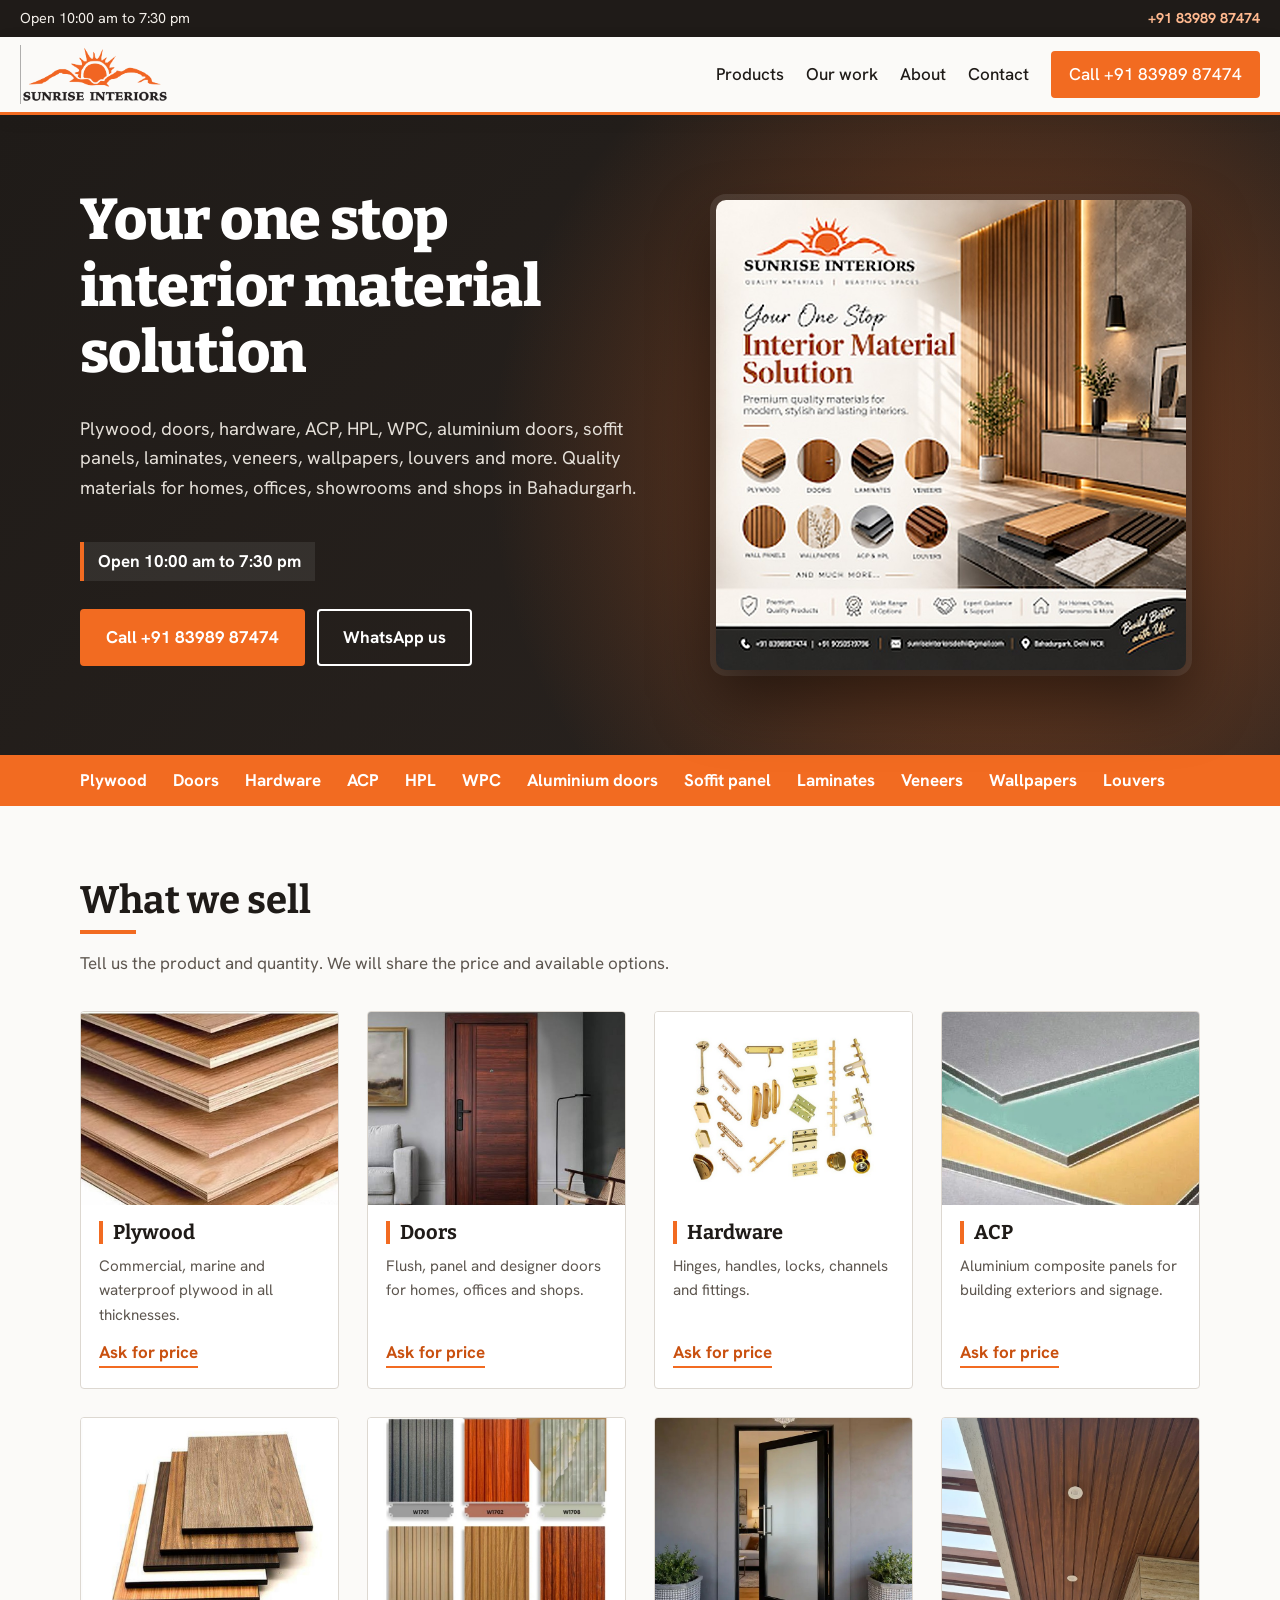
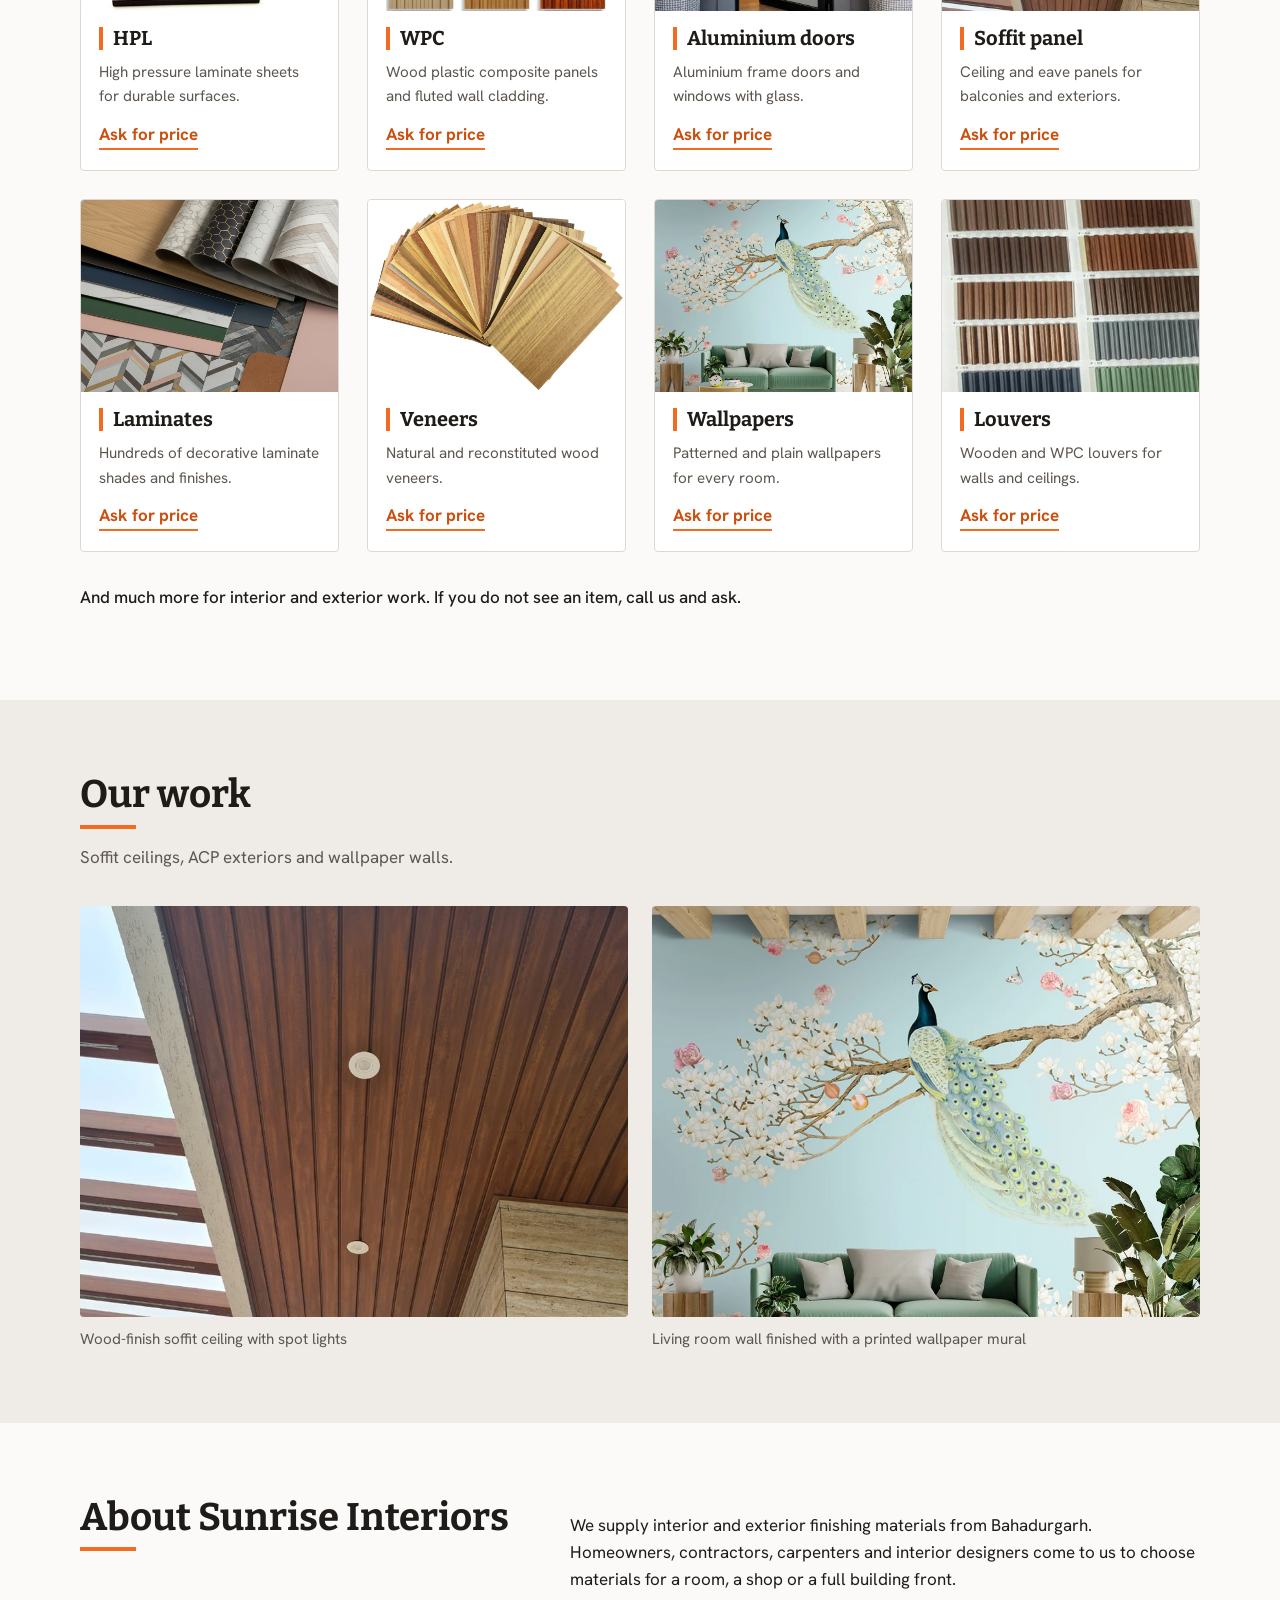
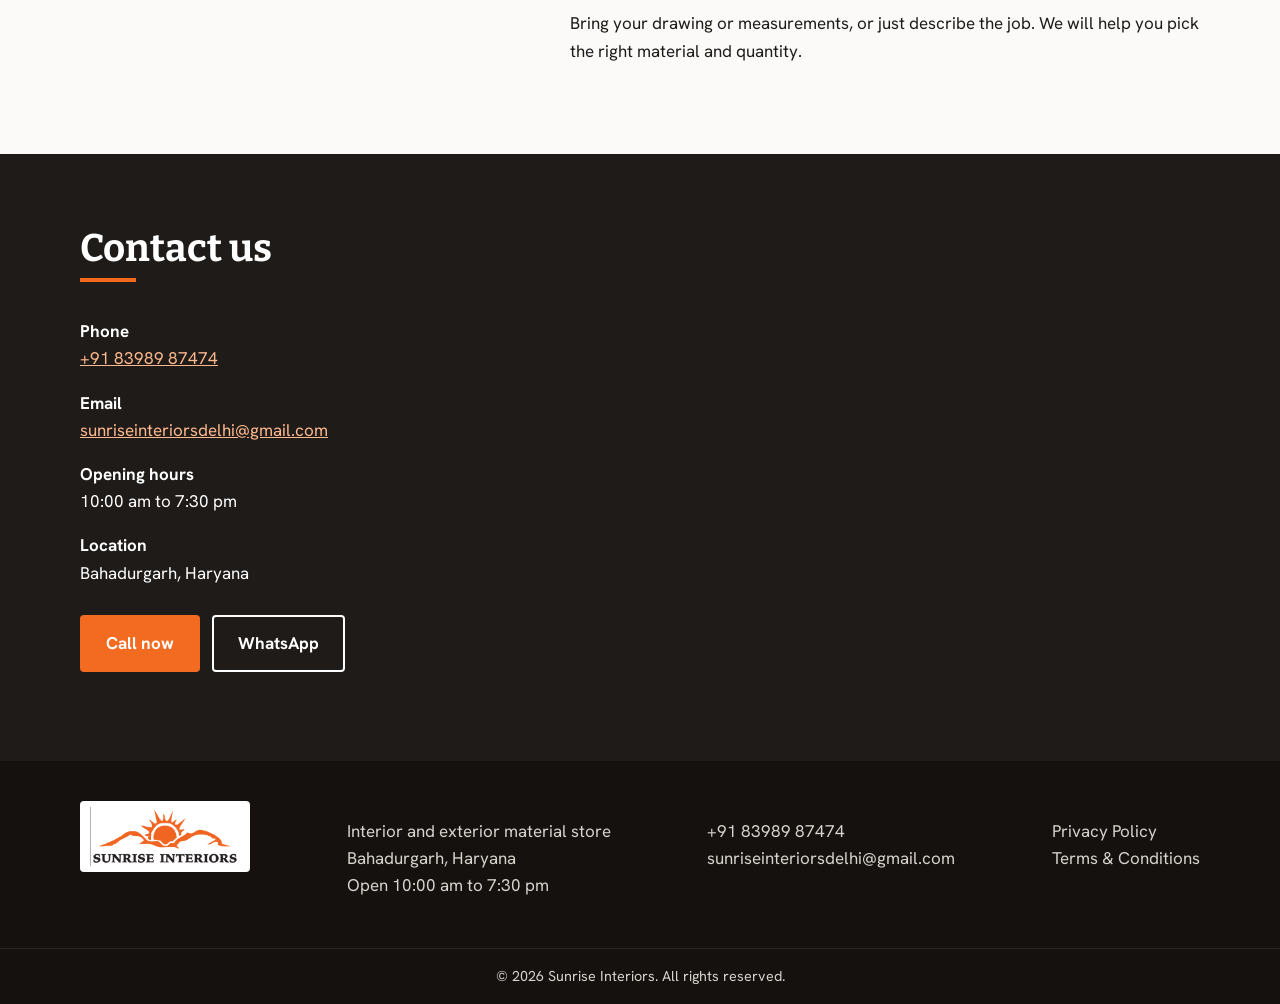
<file: index.html>
<!DOCTYPE html>
<html lang="en"><head><meta charset="utf-8"><meta name="viewport" content="width=device-width, initial-scale=1">
<title>Sunrise Interiors | Interior & Exterior Material Store, Bahadurgarh</title><meta name="description" content="Plywood, doors, hardware, ACP, HPL, WPC, aluminium doors, soffit panels, laminates, veneers, wallpapers and louvers in Bahadurgarh. Call +91 83989 87474.">
<meta property="og:title" content="Sunrise Interiors | Interior & Exterior Material Store, Bahadurgarh"><meta property="og:image" content="assets/hero-poster.jpg">
<link rel="icon" href="assets/logo.png">
<link rel="preconnect" href="https://fonts.googleapis.com"><link rel="preconnect" href="https://fonts.gstatic.com" crossorigin>
<link href="https://fonts.googleapis.com/css2?family=Bitter:wght@500;700;800&family=Hanken+Grotesk:wght@400;500;700&display=swap" rel="stylesheet">
<link rel="stylesheet" href="styles.css"></head><body class="">
<a class="skip" href="#main">Skip to content</a>
<div class="strip"><span>Open 10:00 am to 7:30 pm</span><a href="tel:+918398987474">+91 83989 87474</a></div>
<header class="top"><a class="brand" href="index.html"><img src="assets/logo.svg" alt="Sunrise Interiors" width="150" height="59"></a>
<button class="burger" aria-label="Menu" aria-expanded="false" onclick="var n=document.getElementById('nav');var o=n.classList.toggle('open');this.setAttribute('aria-expanded',o)">Menu</button>
<nav id="nav"><a href="index.html#products">Products</a><a href="index.html#work">Our work</a><a href="index.html#about">About</a><a href="index.html#contact">Contact</a><a class="btn sm" href="tel:+918398987474">Call +91 83989 87474</a></nav></header>
<main id="main"><section class="hero"><div class="wrap hero-in"><div><h1>Your one stop interior material solution</h1>
<p class="lead">Plywood, doors, hardware, ACP, HPL, WPC, aluminium doors, soffit panels, laminates, veneers, wallpapers, louvers and more. Quality materials for homes, offices, showrooms and shops in Bahadurgarh.</p>
<p class="open"><strong>Open 10:00 am to 7:30 pm</strong></p>
<p class="cta"><a class="btn" href="tel:+918398987474">Call +91 83989 87474</a><a class="btn ghost" href="https://wa.me/918398987474?text=Hello%20Sunrise%20Interiors%2C%20I%20need%20materials%20for%20my%20project.">WhatsApp us</a></p></div>
<img class="hero-img" src="assets/hero-poster.jpg" alt="Sunrise Interiors poster: your one stop interior material solution" width="915" height="915"></div></section>
<div class="chips"><div class="wrap"><a href="#products">Plywood</a><a href="#products">Doors</a><a href="#products">Hardware</a><a href="#products">ACP</a><a href="#products">HPL</a><a href="#products">WPC</a><a href="#products">Aluminium doors</a><a href="#products">Soffit panel</a><a href="#products">Laminates</a><a href="#products">Veneers</a><a href="#products">Wallpapers</a><a href="#products">Louvers</a></div></div>
<section id="products" class="wrap sec"><h2>What we sell</h2><p class="sub">Tell us the product and quantity. We will share the price and available options.</p><div class="grid"><article class="card"><img src="assets/plywood.jpg" alt="Plywood" loading="lazy" width="800" height="600"><div><h3>Plywood</h3><p>Commercial, marine and waterproof plywood in all thicknesses.</p><a href="https://wa.me/918398987474?text=Hello%20Sunrise%20Interiors%2C%20I%20want%20to%20enquire%20about%20Plywood.">Ask for price</a></div></article><article class="card"><img src="assets/doors.jpg" alt="Doors" loading="lazy" width="800" height="600"><div><h3>Doors</h3><p>Flush, panel and designer doors for homes, offices and shops.</p><a href="https://wa.me/918398987474?text=Hello%20Sunrise%20Interiors%2C%20I%20want%20to%20enquire%20about%20Doors.">Ask for price</a></div></article><article class="card"><img src="assets/hardware.jpg" alt="Hardware" loading="lazy" width="800" height="600"><div><h3>Hardware</h3><p>Hinges, handles, locks, channels and fittings.</p><a href="https://wa.me/918398987474?text=Hello%20Sunrise%20Interiors%2C%20I%20want%20to%20enquire%20about%20Hardware.">Ask for price</a></div></article><article class="card"><img src="assets/acp.jpg" alt="ACP" loading="lazy" width="800" height="600"><div><h3>ACP</h3><p>Aluminium composite panels for building exteriors and signage.</p><a href="https://wa.me/918398987474?text=Hello%20Sunrise%20Interiors%2C%20I%20want%20to%20enquire%20about%20ACP.">Ask for price</a></div></article><article class="card"><img src="assets/hpl.jpg" alt="HPL" loading="lazy" width="800" height="600"><div><h3>HPL</h3><p>High pressure laminate sheets for durable surfaces.</p><a href="https://wa.me/918398987474?text=Hello%20Sunrise%20Interiors%2C%20I%20want%20to%20enquire%20about%20HPL.">Ask for price</a></div></article><article class="card"><img src="assets/wpc.jpg" alt="WPC" loading="lazy" width="800" height="600"><div><h3>WPC</h3><p>Wood plastic composite panels and fluted wall cladding.</p><a href="https://wa.me/918398987474?text=Hello%20Sunrise%20Interiors%2C%20I%20want%20to%20enquire%20about%20WPC.">Ask for price</a></div></article><article class="card"><img src="assets/aluminium-doors.jpg" alt="Aluminium doors" loading="lazy" width="800" height="600"><div><h3>Aluminium doors</h3><p>Aluminium frame doors and windows with glass.</p><a href="https://wa.me/918398987474?text=Hello%20Sunrise%20Interiors%2C%20I%20want%20to%20enquire%20about%20Aluminium%20doors.">Ask for price</a></div></article><article class="card"><img src="assets/soffit-panel.jpg" alt="Soffit panel" loading="lazy" width="800" height="600"><div><h3>Soffit panel</h3><p>Ceiling and eave panels for balconies and exteriors.</p><a href="https://wa.me/918398987474?text=Hello%20Sunrise%20Interiors%2C%20I%20want%20to%20enquire%20about%20Soffit%20panel.">Ask for price</a></div></article><article class="card"><img src="assets/laminates.jpg" alt="Laminates" loading="lazy" width="800" height="600"><div><h3>Laminates</h3><p>Hundreds of decorative laminate shades and finishes.</p><a href="https://wa.me/918398987474?text=Hello%20Sunrise%20Interiors%2C%20I%20want%20to%20enquire%20about%20Laminates.">Ask for price</a></div></article><article class="card"><img src="assets/veneers.jpg" alt="Veneers" loading="lazy" width="800" height="600"><div><h3>Veneers</h3><p>Natural and reconstituted wood veneers.</p><a href="https://wa.me/918398987474?text=Hello%20Sunrise%20Interiors%2C%20I%20want%20to%20enquire%20about%20Veneers.">Ask for price</a></div></article><article class="card"><img src="assets/wallpapers.jpg" alt="Wallpapers" loading="lazy" width="800" height="600"><div><h3>Wallpapers</h3><p>Patterned and plain wallpapers for every room.</p><a href="https://wa.me/918398987474?text=Hello%20Sunrise%20Interiors%2C%20I%20want%20to%20enquire%20about%20Wallpapers.">Ask for price</a></div></article><article class="card"><img src="assets/louvers.jpg" alt="Louvers" loading="lazy" width="800" height="600"><div><h3>Louvers</h3><p>Wooden and WPC louvers for walls and ceilings.</p><a href="https://wa.me/918398987474?text=Hello%20Sunrise%20Interiors%2C%20I%20want%20to%20enquire%20about%20Louvers.">Ask for price</a></div></article></div><p class="note">And much more for interior and exterior work. If you do not see an item, call us and ask.</p></section>
<section id="work" class="band"><div class="wrap sec"><h2>Our work</h2><p class="sub">Soffit ceilings, ACP exteriors and wallpaper walls.</p><div class="works"><figure><img src="assets/work-soffit.jpg" alt="Wood-finish soffit ceiling with spot lights" loading="lazy" width="800" height="600"><figcaption>Wood-finish soffit ceiling with spot lights</figcaption></figure><figure><img src="assets/work-wallpaper-living.jpg" alt="Living room wall finished with a printed wallpaper mural" loading="lazy" width="800" height="600"><figcaption>Living room wall finished with a printed wallpaper mural</figcaption></figure></div></div></section>
<section id="about" class="wrap sec two"><div><h2>About Sunrise Interiors</h2></div><div><p>We supply interior and exterior finishing materials from Bahadurgarh. Homeowners, contractors, carpenters and interior designers come to us to choose materials for a room, a shop or a full building front.</p><p>Bring your drawing or measurements, or just describe the job. We will help you pick the right material and quantity.</p></div></section>
<section id="contact" class="band dark"><div class="wrap sec"><h2>Contact us</h2><div class="contact"><div><p><strong>Phone</strong><br><a href="tel:+918398987474">+91 83989 87474</a></p><p><strong>Email</strong><br><a href="mailto:sunriseinteriorsdelhi@gmail.com">sunriseinteriorsdelhi@gmail.com</a></p><p><strong>Opening hours</strong><br>10:00 am to 7:30 pm</p><p><strong>Location</strong><br>Bahadurgarh, Haryana</p>
<p class="cta"><a class="btn" href="tel:+918398987474">Call now</a><a class="btn ghost" href="https://wa.me/918398987474?text=Hello%20Sunrise%20Interiors%2C%20I%20need%20materials%20for%20my%20project.">WhatsApp</a></p></div>
<iframe title="Map of Bahadurgarh" loading="lazy" src="https://www.google.com/maps?q=Bahadurgarh+Haryana&output=embed"></iframe></div></div></section></main>
<footer><div class="wrap foot"><img src="assets/logo.svg" alt="Sunrise Interiors" width="170" height="67"><p>Interior and exterior material store<br>Bahadurgarh, Haryana<br>Open 10:00 am to 7:30 pm</p>
<p><a href="tel:+918398987474">+91 83989 87474</a><br><a href="mailto:sunriseinteriorsdelhi@gmail.com">sunriseinteriorsdelhi@gmail.com</a></p><p><a href="privacy.html">Privacy Policy</a><br><a href="terms.html">Terms &amp; Conditions</a></p></div>
<p class="copy">© 2026 Sunrise Interiors. All rights reserved.</p></footer></body></html>
</file>
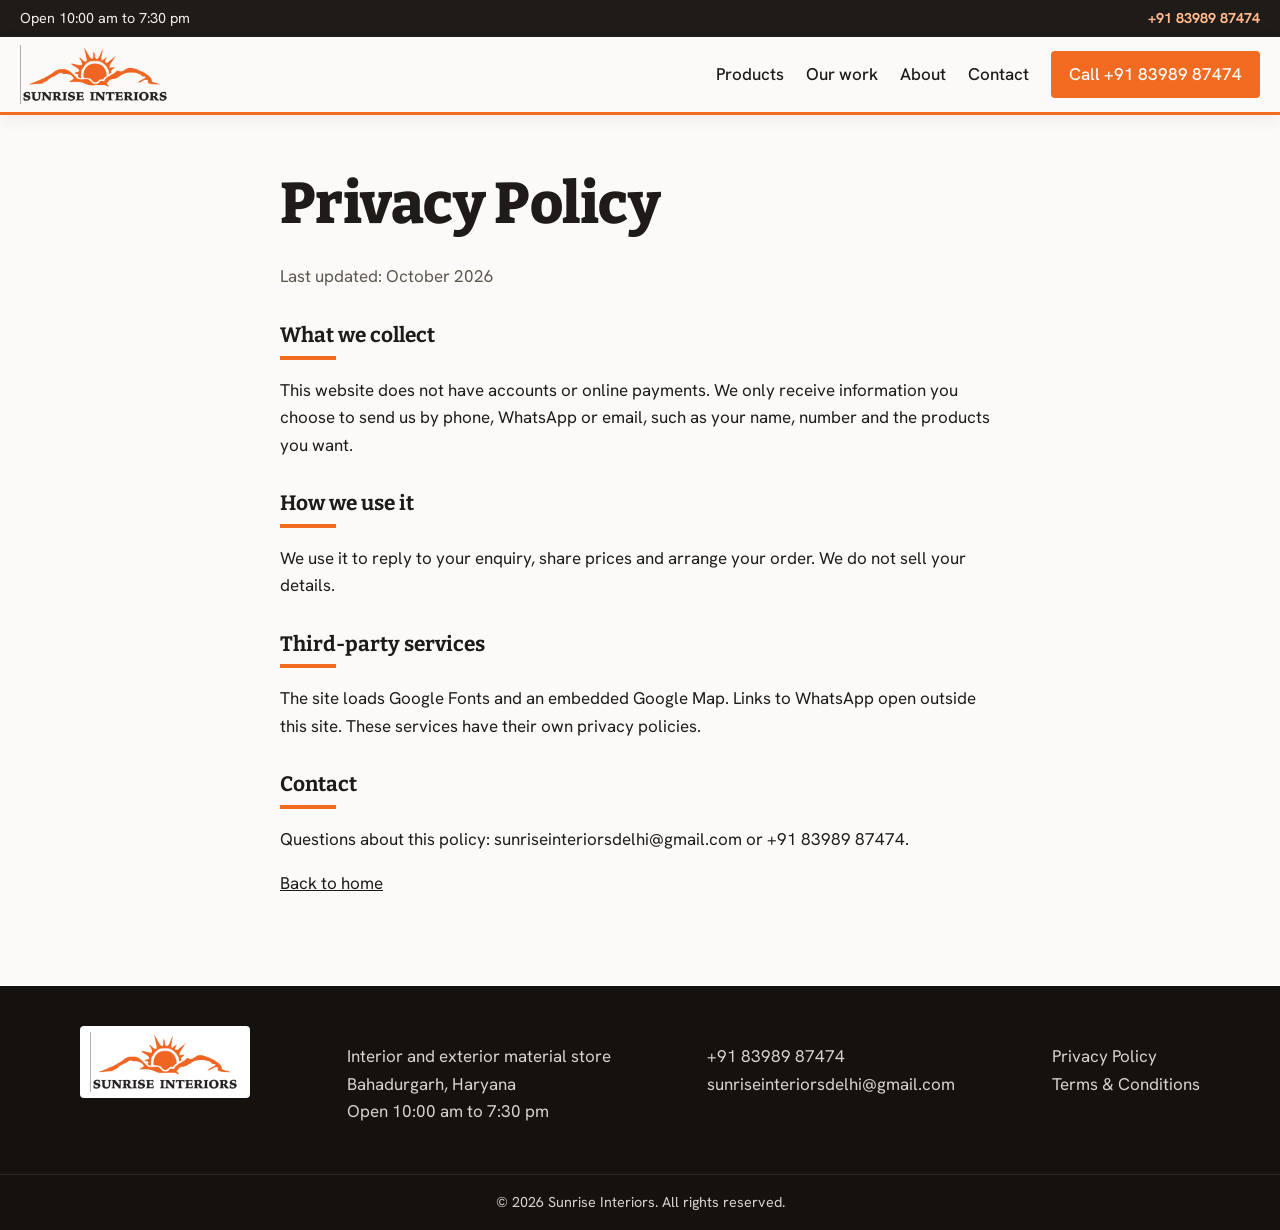
<file: privacy.html>
<!DOCTYPE html>
<html lang="en"><head><meta charset="utf-8"><meta name="viewport" content="width=device-width, initial-scale=1">
<title>Privacy Policy | Sunrise Interiors</title><meta name="description" content="Privacy policy for the Sunrise Interiors website.">
<meta property="og:title" content="Privacy Policy | Sunrise Interiors"><meta property="og:image" content="assets/hero-poster.jpg">
<link rel="icon" href="assets/logo.png">
<link rel="preconnect" href="https://fonts.googleapis.com"><link rel="preconnect" href="https://fonts.gstatic.com" crossorigin>
<link href="https://fonts.googleapis.com/css2?family=Bitter:wght@500;700;800&family=Hanken+Grotesk:wght@400;500;700&display=swap" rel="stylesheet">
<link rel="stylesheet" href="styles.css"></head><body class="">
<a class="skip" href="#main">Skip to content</a>
<div class="strip"><span>Open 10:00 am to 7:30 pm</span><a href="tel:+918398987474">+91 83989 87474</a></div>
<header class="top"><a class="brand" href="index.html"><img src="assets/logo.svg" alt="Sunrise Interiors" width="150" height="59"></a>
<button class="burger" aria-label="Menu" aria-expanded="false" onclick="var n=document.getElementById('nav');var o=n.classList.toggle('open');this.setAttribute('aria-expanded',o)">Menu</button>
<nav id="nav"><a href="index.html#products">Products</a><a href="index.html#work">Our work</a><a href="index.html#about">About</a><a href="index.html#contact">Contact</a><a class="btn sm" href="tel:+918398987474">Call +91 83989 87474</a></nav></header>
<main id="main"><section class="wrap doc"><h1>Privacy Policy</h1><p class="sub">Last updated: October 2026</p><h2>What we collect</h2><p>This website does not have accounts or online payments. We only receive information you choose to send us by phone, WhatsApp or email, such as your name, number and the products you want.</p><h2>How we use it</h2><p>We use it to reply to your enquiry, share prices and arrange your order. We do not sell your details.</p><h2>Third-party services</h2><p>The site loads Google Fonts and an embedded Google Map. Links to WhatsApp open outside this site. These services have their own privacy policies.</p><h2>Contact</h2><p>Questions about this policy: sunriseinteriorsdelhi@gmail.com or +91 83989 87474.</p><p><a href="index.html">Back to home</a></p></section></main>
<footer><div class="wrap foot"><img src="assets/logo.svg" alt="Sunrise Interiors" width="170" height="67"><p>Interior and exterior material store<br>Bahadurgarh, Haryana<br>Open 10:00 am to 7:30 pm</p>
<p><a href="tel:+918398987474">+91 83989 87474</a><br><a href="mailto:sunriseinteriorsdelhi@gmail.com">sunriseinteriorsdelhi@gmail.com</a></p><p><a href="privacy.html">Privacy Policy</a><br><a href="terms.html">Terms &amp; Conditions</a></p></div>
<p class="copy">© 2026 Sunrise Interiors. All rights reserved.</p></footer></body></html>
</file>
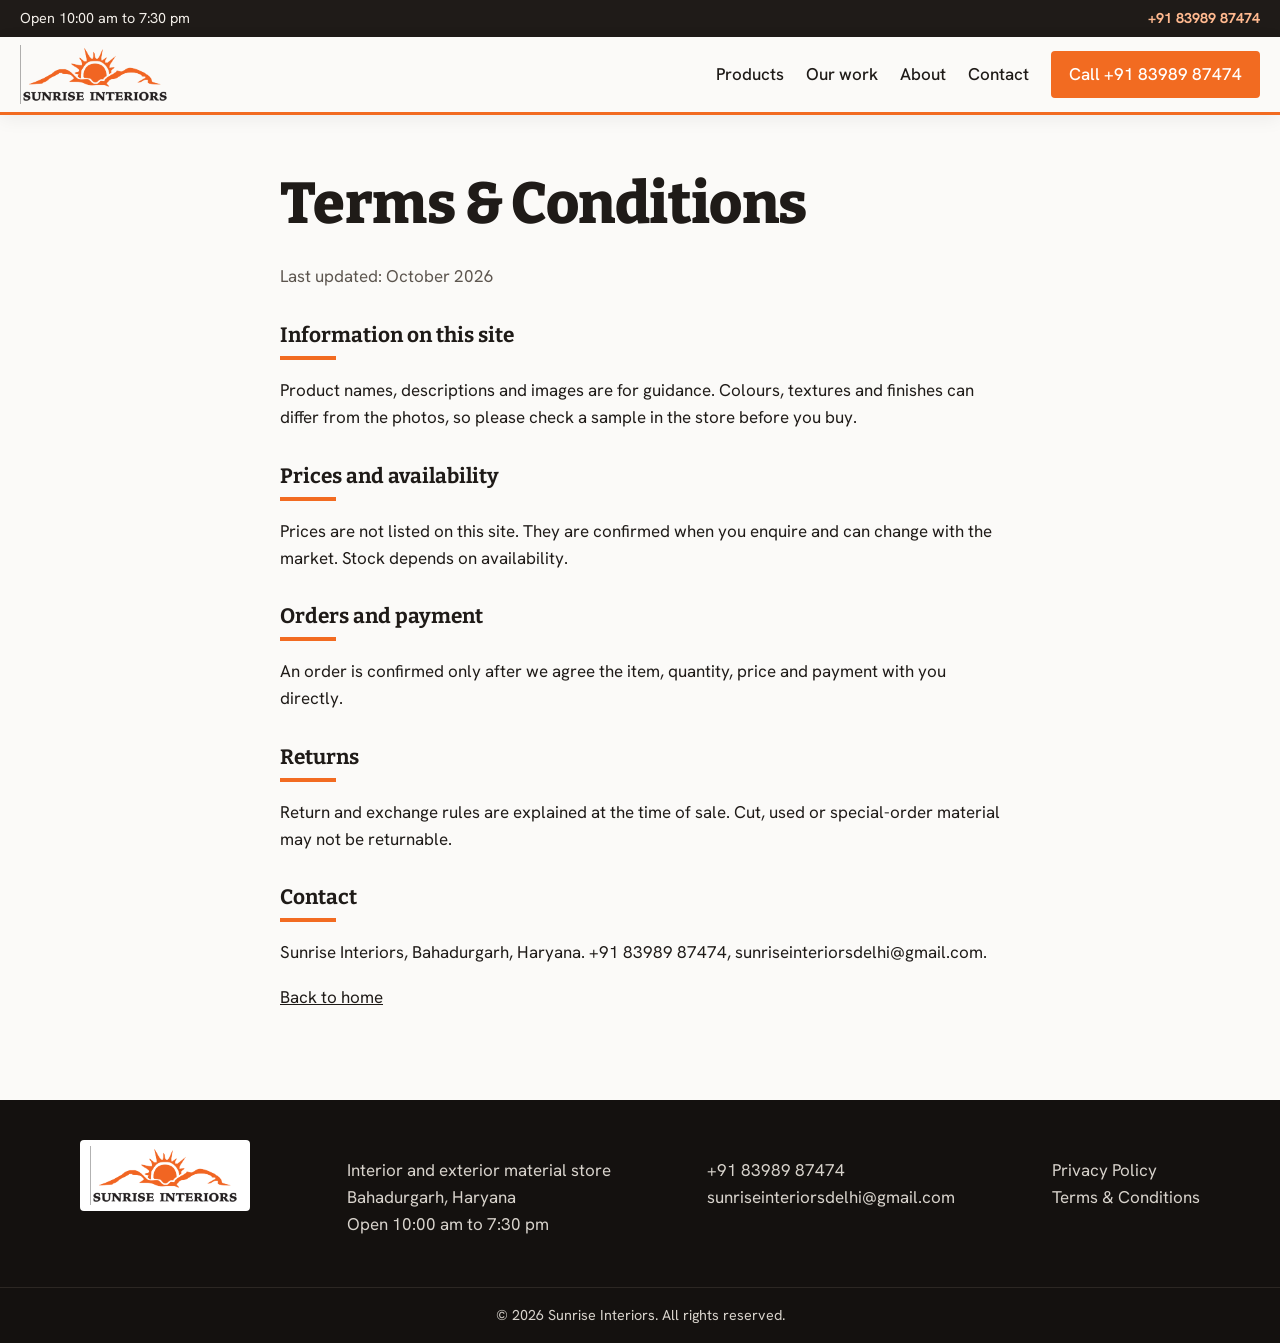
<file: terms.html>
<!DOCTYPE html>
<html lang="en"><head><meta charset="utf-8"><meta name="viewport" content="width=device-width, initial-scale=1">
<title>Terms & Conditions | Sunrise Interiors</title><meta name="description" content="Terms for using the Sunrise Interiors website and buying from the store.">
<meta property="og:title" content="Terms & Conditions | Sunrise Interiors"><meta property="og:image" content="assets/hero-poster.jpg">
<link rel="icon" href="assets/logo.png">
<link rel="preconnect" href="https://fonts.googleapis.com"><link rel="preconnect" href="https://fonts.gstatic.com" crossorigin>
<link href="https://fonts.googleapis.com/css2?family=Bitter:wght@500;700;800&family=Hanken+Grotesk:wght@400;500;700&display=swap" rel="stylesheet">
<link rel="stylesheet" href="styles.css"></head><body class="">
<a class="skip" href="#main">Skip to content</a>
<div class="strip"><span>Open 10:00 am to 7:30 pm</span><a href="tel:+918398987474">+91 83989 87474</a></div>
<header class="top"><a class="brand" href="index.html"><img src="assets/logo.svg" alt="Sunrise Interiors" width="150" height="59"></a>
<button class="burger" aria-label="Menu" aria-expanded="false" onclick="var n=document.getElementById('nav');var o=n.classList.toggle('open');this.setAttribute('aria-expanded',o)">Menu</button>
<nav id="nav"><a href="index.html#products">Products</a><a href="index.html#work">Our work</a><a href="index.html#about">About</a><a href="index.html#contact">Contact</a><a class="btn sm" href="tel:+918398987474">Call +91 83989 87474</a></nav></header>
<main id="main"><section class="wrap doc"><h1>Terms &amp; Conditions</h1><p class="sub">Last updated: October 2026</p><h2>Information on this site</h2><p>Product names, descriptions and images are for guidance. Colours, textures and finishes can differ from the photos, so please check a sample in the store before you buy.</p><h2>Prices and availability</h2><p>Prices are not listed on this site. They are confirmed when you enquire and can change with the market. Stock depends on availability.</p><h2>Orders and payment</h2><p>An order is confirmed only after we agree the item, quantity, price and payment with you directly.</p><h2>Returns</h2><p>Return and exchange rules are explained at the time of sale. Cut, used or special-order material may not be returnable.</p><h2>Contact</h2><p>Sunrise Interiors, Bahadurgarh, Haryana. +91 83989 87474, sunriseinteriorsdelhi@gmail.com.</p><p><a href="index.html">Back to home</a></p></section></main>
<footer><div class="wrap foot"><img src="assets/logo.svg" alt="Sunrise Interiors" width="170" height="67"><p>Interior and exterior material store<br>Bahadurgarh, Haryana<br>Open 10:00 am to 7:30 pm</p>
<p><a href="tel:+918398987474">+91 83989 87474</a><br><a href="mailto:sunriseinteriorsdelhi@gmail.com">sunriseinteriorsdelhi@gmail.com</a></p><p><a href="privacy.html">Privacy Policy</a><br><a href="terms.html">Terms &amp; Conditions</a></p></div>
<p class="copy">© 2026 Sunrise Interiors. All rights reserved.</p></footer></body></html>
</file>
<file: styles.css>
:root{--sun:#f26b21;--sun-d:#c9500f;--ink:#1f1b18;--mute:#5d564f;--paper:#fbfaf8;--stone:#efece7;--line:#ddd8d1}
*{box-sizing:border-box}html{scroll-behavior:smooth;scroll-padding-top:90px}
body{margin:0;font:17px/1.6 "Hanken Grotesk",system-ui,sans-serif;color:var(--ink);background:var(--paper)}
img{max-width:100%;height:auto;display:block}a{color:inherit}
h1,h2,h3{font-family:Bitter,Georgia,serif;line-height:1.15;margin:0 0 .5em}
h1{font-size:clamp(2.1rem,5vw,3.6rem);font-weight:800;letter-spacing:-.01em}h2{font-size:clamp(1.7rem,3.4vw,2.4rem);font-weight:700}h3{font-size:1.25rem}
.wrap{max-width:1160px;margin:0 auto;padding:0 20px}.sec{padding:72px 20px}
.skip{position:absolute;left:-999px}.skip:focus{left:10px;top:10px;background:#fff;padding:8px;z-index:99}
:focus-visible{outline:3px solid var(--sun);outline-offset:2px}
.top{position:sticky;top:0;z-index:20;display:flex;align-items:center;justify-content:space-between;gap:16px;padding:8px 20px;background:rgba(251,250,248,.96);border-bottom:3px solid var(--sun);backdrop-filter:blur(6px)}
.top nav{display:flex;align-items:center;gap:22px}.top nav a{text-decoration:none;font-weight:500}.top nav a:hover{color:var(--sun-d)}
.burger{display:none;background:none;border:2px solid var(--ink);border-radius:6px;padding:6px 12px;font:inherit;font-weight:700}
.btn{display:inline-block;background:var(--sun);color:#fff;font-weight:700;text-decoration:none;padding:13px 24px;border-radius:4px;border:2px solid var(--sun)}
.btn:hover{background:var(--sun-d);border-color:var(--sun-d)}.btn.sm{padding:8px 16px}.btn.ghost{background:transparent;color:inherit;border-color:currentColor}.btn.ghost:hover{background:var(--ink);color:#fff;border-color:var(--ink)}
.hero{background:var(--stone);border-bottom:1px solid var(--line)}.hero-in{display:grid;grid-template-columns:1.1fr 1fr;gap:48px;align-items:center;padding-top:64px;padding-bottom:64px}
.hero-img{border-radius:4px;box-shadow:14px 14px 0 var(--sun)}.lead{font-size:1.15rem;color:var(--mute);max-width:56ch}.cta{display:flex;gap:12px;flex-wrap:wrap;margin-top:28px}
.sub{color:var(--mute);margin:-.2em 0 2em;max-width:60ch}
.grid{display:grid;grid-template-columns:repeat(auto-fill,minmax(250px,1fr));gap:28px}
.card{background:#fff;border:1px solid var(--line);border-radius:4px;overflow:hidden;display:flex;flex-direction:column}
.card div{padding:16px 18px 20px;display:flex;flex-direction:column;flex:1}.card p{margin:0 0 12px;color:var(--mute);font-size:.95rem;flex:1}
.card a{font-weight:700;color:var(--sun-d);text-decoration:none;border-bottom:2px solid var(--sun);align-self:flex-start}
.note{margin-top:32px;font-weight:500}
.band{background:var(--stone)}.band.dark{background:var(--ink);color:#fff}.band.dark .btn.ghost:hover{background:#fff;color:var(--ink);border-color:#fff}
.works{display:grid;grid-template-columns:repeat(auto-fit,minmax(300px,1fr));gap:24px}.works figure{margin:0}.works img{border-radius:4px;width:100%;aspect-ratio:4/3;object-fit:cover}.works figcaption{padding-top:10px;color:var(--mute);font-size:.95rem}
.two{display:grid;grid-template-columns:1fr 1.4fr;gap:40px}
.contact{display:grid;grid-template-columns:1fr 1.3fr;gap:40px;align-items:start}.contact a{color:#ffb98f}.contact .btn{color:#fff}.contact iframe{width:100%;height:340px;border:0;border-radius:4px}
footer{background:#14110f;color:#d8d3cc;padding-top:40px}.foot{display:flex;gap:40px;flex-wrap:wrap;justify-content:space-between;align-items:flex-start}.foot img{background:#fff;padding:6px 10px;border-radius:4px}.foot a{text-decoration:none}.foot a:hover{color:var(--sun)}
.copy{text-align:center;border-top:1px solid #2c2723;margin:32px 0 0;padding:16px;font-size:.9rem}
.doc{max-width:760px;padding-top:56px;padding-bottom:72px}.doc h2{font-size:1.3rem;margin-top:1.6em}
@media(max-width:820px){.hero-in,.two,.contact{grid-template-columns:1fr}.hero-in{padding-top:40px}.hero-img{box-shadow:8px 8px 0 var(--sun)}.sec{padding:52px 20px}
.burger{display:block}.top nav{display:none;position:absolute;left:0;right:0;top:100%;flex-direction:column;align-items:stretch;gap:0;background:var(--paper);border-bottom:3px solid var(--sun)}.top nav.open{display:flex}.top nav a{padding:14px 20px;border-top:1px solid var(--line)}.top nav .btn{margin:12px 20px;text-align:center}}
@media(prefers-reduced-motion:reduce){html{scroll-behavior:auto}}
.strip{display:flex;justify-content:space-between;gap:12px;flex-wrap:wrap;background:var(--ink);color:#f3efe9;font-size:.9rem;padding:7px 20px}.strip a{text-decoration:none;font-weight:700;color:#ffb98f}
.hero{background:radial-gradient(circle at 78% 55%,rgba(242,107,33,.45),transparent 48%),linear-gradient(135deg,#1f1b18,#2b2420);color:#fff;border:0}
.hero-in{grid-template-columns:1.15fr 1fr;padding-top:72px;padding-bottom:72px}.hero h1{color:#fff}.hero .lead{color:#e4dfd8}
.hero .open{display:inline-block;margin:20px 0 0;padding:6px 14px;border-left:4px solid var(--sun);background:rgba(255,255,255,.08)}
.hero .btn.ghost:hover{background:#fff;color:var(--ink);border-color:#fff}
.hero-img{width:100%;max-width:470px;justify-self:center;border-radius:10px;box-shadow:0 30px 60px rgba(0,0,0,.5),0 0 0 6px rgba(255,255,255,.1)}
.chips{background:var(--sun);overflow-x:auto}.chips .wrap{display:flex;gap:6px 26px;padding-top:12px;padding-bottom:12px;white-space:nowrap}.chips a{color:#fff;text-decoration:none;font-weight:700}.chips a:hover{text-decoration:underline}
.card{transition:box-shadow .2s,transform .2s}.card:hover{box-shadow:0 16px 34px rgba(0,0,0,.14);transform:translateY(-3px)}.card img{aspect-ratio:4/3;object-fit:cover}
.card h3{border-left:4px solid var(--sun);padding-left:10px}
h2{position:relative;padding-bottom:12px}h2:after{content:"";position:absolute;left:0;bottom:0;width:56px;height:4px;background:var(--sun)}
.top{box-shadow:0 4px 18px rgba(0,0,0,.06)}.foot img{background:none;padding:0;filter:brightness(0) invert(1)}.foot img[src$=svg]{filter:none;background:#fff;padding:6px 10px}
@media(max-width:820px){.hero-in{padding-top:40px;padding-bottom:48px}.hero-img{max-width:100%}}
</file>
